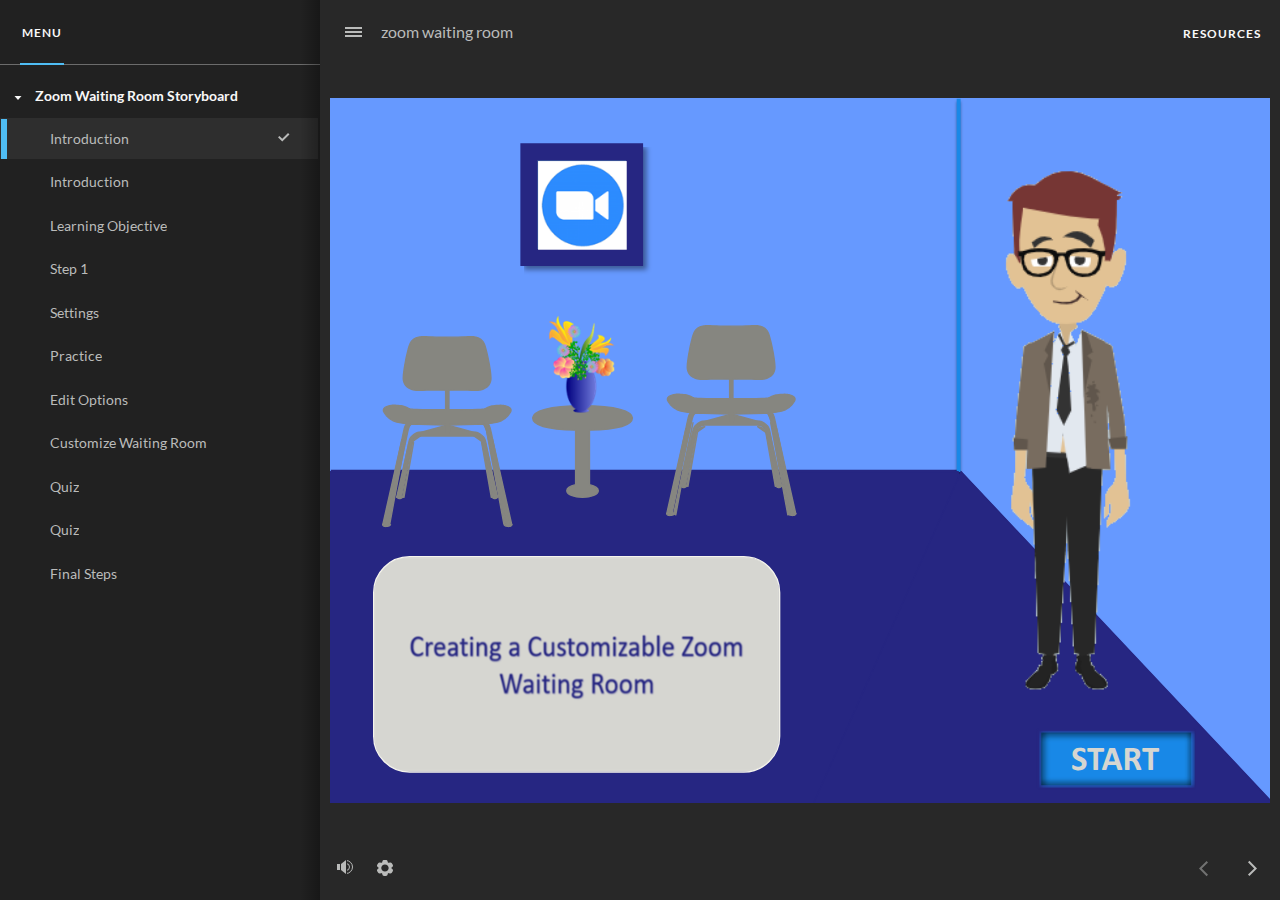
<file: index.html>
<!doctype html>
<html lang="en-US">
<head>
  <meta charset="utf-8">
  <!-- Created using Storyline 360 - http://www.articulate.com  -->
  <!-- version: 3.56.26219.0 -->
  <title>zoom waiting room</title>
  <meta http-equiv="x-ua-compatible" content="IE=edge"/>
  <meta name="viewport" content="width=device-width,initial-scale=1,user-scalable=no,shrink-to-fit=no,minimal-ui"/>
  <meta name="apple-mobile-web-app-capable" content="yes"/>
  <style>
    html, body { height: 100%; padding: 0; margin: 0 }
    #app { height: 100%; width: 100%; }
  </style>
  
  <script>window.THREE = { };</script>
</head>
<body style="background: #282828" class="cs-HTML theme-unified">
  <!-- 360 -->
  <script>!function(e){var i=/iPhone/i,o=/iPod/i,n=/iPad/i,t=/(?=.*\bAndroid\b)(?=.*\bMobile\b)/i,d=/Android/i,s=/(?=.*\bAndroid\b)(?=.*\bSD4930UR\b)/i,b=/(?=.*\bAndroid\b)(?=.*\b(?:KFOT|KFTT|KFJWI|KFJWA|KFSOWI|KFTHWI|KFTHWA|KFAPWI|KFAPWA|KFARWI|KFASWI|KFSAWI|KFSAWA)\b)/i,r=/IEMobile/i,h=/(?=.*\bWindows\b)(?=.*\bARM\b)/i,a=/BlackBerry/i,l=/BB10/i,p=/Opera Mini/i,f=/(CriOS|Chrome)(?=.*\bMobile\b)/i,u=/(?=.*\bFirefox\b)(?=.*\bMobile\b)/i,c=new RegExp("(?:Nexus 7|BNTV250|Kindle Fire|Silk|GT-P1000)","i"),w=function(e,i){return e.test(i)},A=function(e){var A=e||navigator.userAgent,v=A.split("[FBAN");if(void 0!==v[1]&&(A=v[0]),this.apple={phone:w(i,A),ipod:w(o,A),tablet:!w(i,A)&&w(n,A),device:w(i,A)||w(o,A)||w(n,A)},this.amazon={phone:w(s,A),tablet:!w(s,A)&&w(b,A),device:w(s,A)||w(b,A)},this.android={phone:w(s,A)||w(t,A),tablet:!w(s,A)&&!w(t,A)&&(w(b,A)||w(d,A)),device:w(s,A)||w(b,A)||w(t,A)||w(d,A)},this.windows={phone:w(r,A),tablet:w(h,A),device:w(r,A)||w(h,A)},this.other={blackberry:w(a,A),blackberry10:w(l,A),opera:w(p,A),firefox:w(u,A),chrome:w(f,A),device:w(a,A)||w(l,A)||w(p,A)||w(u,A)||w(f,A)},this.seven_inch=w(c,A),this.any=this.apple.device||this.android.device||this.windows.device||this.other.device||this.seven_inch,this.phone=this.apple.phone||this.android.phone||this.windows.phone,this.tablet=this.apple.tablet||this.android.tablet||this.windows.tablet,"undefined"==typeof window)return this},v=function(){var e=new A;return e.Class=A,e};"undefined"!=typeof module&&module.exports&&"undefined"==typeof window?module.exports=A:"undefined"!=typeof module&&module.exports&&"undefined"!=typeof window?module.exports=v():"function"==typeof define&&define.amd?define("isMobile",[],e.isMobile=v()):e.isMobile=v()}(this);
    window.isMobile.apple.tablet = window.isMobile.apple.tablet ||
      (navigator.platform === 'MacIntel' && navigator.maxTouchPoints > 1);
    window.isMobile.apple.device = window.isMobile.apple.device || window.isMobile.apple.tablet;
    window.isMobile.tablet = window.isMobile.tablet || window.isMobile.apple.tablet;
    window.isMobile.any = window.isMobile.any || window.isMobile.apple.tablet;
  </script>

  <div id="focus-sink" tabindex="-1"></div>

  <div id="preso"></div>
  <script>
    window.DS = {};
    window.globals = {
      DATA_PATH_BASE: '',
      HAS_FRAME: true,
      HAS_SLIDE: true,

      lmsPresent: false,
      tinCanPresent: false,
      cmi5Present: false,
      aoSupport: false,
      scale: 'noscale',
      captureRc: false,
      browserSize: 'optimal',
      bgColor: '#282828',
      features: 'MultipleQuizTracking',
      themeName: 'unified',
      preloaderColor: '#FFFFFF',
      suppressAnalytics: false,
      productChannel: 'stable',
      publishSource: 'storyline',
      aid: 'aid|c5959604-f46b-4db0-97cb-efaa5988aa64',
      cid: 'e1f7cd8a-a5cc-445b-ae7a-99fe26c0374e',
      playerVersion: '3.56.26219.0',
      maxIosVideoElements: 10,

      
      parseParams: function(qs) {
        if (window.globals.parsedParams != null) {
          return window.globals.parsedParams;
        }
        qs = (qs || window.location.search.substr(1)).split('+').join(' ');
        var params = {},
            tokens,
            re = /[?&]?([^=]+)=([^&]*)/g;

        while (tokens = re.exec(qs)) {
          params[decodeURIComponent(tokens[1]).trim()] =
            decodeURIComponent(tokens[2]).trim();
        }
        window.globals.parsedParams = params;
        return params;
      }

    };

    (function() {

      var classTypes = [ 'desktop', 'mobile', 'phone', 'tablet' ];

      var addDeviceClasses = function(prefix, testObj) {
        var curr, i;
        for (i = 0; i < classTypes.length; i++) {
          curr = classTypes[i];
          if (testObj[curr]) {
            document.body.classList.add(prefix + curr);
          }
        }
      };

      var params = window.globals.parseParams(),
          isDevicePreview = params.devicepreview === '1',
          isPhoneOverride = params.deviceType === 'phone' || (isDevicePreview && params.phone == '1'),
          isTabletOverride = (params.deviceType === 'tablet' || isDevicePreview) && !isPhoneOverride,
          isMobileOverride = isPhoneOverride || isTabletOverride;

      var deviceView = {
        desktop: !window.isMobile.any && !isMobileOverride,
        mobile: window.isMobile.any || isMobileOverride,
        phone: isPhoneOverride || (window.isMobile.phone && !isTabletOverride),
        tablet: isTabletOverride || window.isMobile.tablet
      };

      window.globals.deviceView = deviceView;
      window.isMobile.desktop = !window.isMobile.any;
      window.isMobile.mobile = window.isMobile.any;

      addDeviceClasses('view-', deviceView);

    })();
  </script>
  
  <script src='story_content/user.js' type=text/javascript></script>
  <div class="slide-loader"></div>

  <script>
    var doc = document, loader = doc.body.querySelector('.slide-loader'); [ 1, 2, 3 ].forEach(function(n) { var d = doc.createElement('div'); d.style.backgroundColor = window.globals.preloaderColor; d.classList.add('mobile-loader-dot'); d.classList.add('dot' + n); loader.appendChild(d); });
  </script>

  <div class="mobile-load-title-overlay" style="display: none">
    <div class="mobile-load-title">zoom waiting room</div>
  </div>

  <div class="mobile-chrome-warning"></div>

  <script>
    
    if (window.autoSpider && window.vInterfaceObject) {
      document.querySelector('.mobile-load-title-overlay').style.display = 'none';
    }
  </script>

  

  <link rel="stylesheet" href="html5/data/css/output.min.css" data-noprefix/>
</body>
<script src="html5/lib/scripts/bootstrapper.min.js"></script>
</html>
</file>
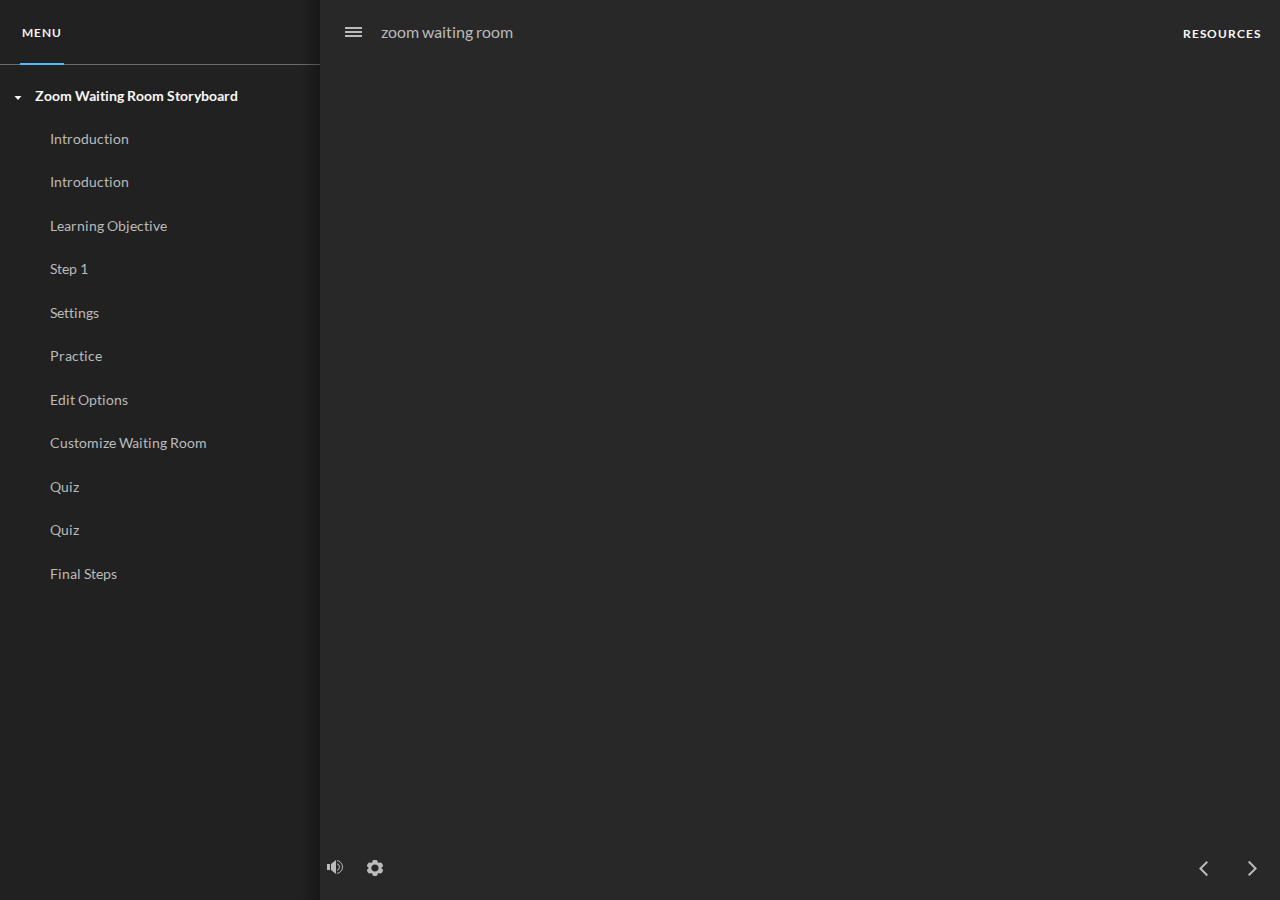
<file: index_lms.html>
<!doctype html>
<html lang="en-US">
<head>
  <meta charset="utf-8">
  <!-- Created using Storyline 360 - http://www.articulate.com  -->
  <!-- version: 3.56.26219.0 -->
  <title>zoom waiting room</title>
  <meta http-equiv="x-ua-compatible" content="IE=edge"/>
  <meta name="viewport" content="width=device-width,initial-scale=1,user-scalable=no,shrink-to-fit=no,minimal-ui"/>
  <meta name="apple-mobile-web-app-capable" content="yes"/>
  <style>
    html, body { height: 100%; padding: 0; margin: 0 }
    #app { height: 100%; width: 100%; }
  </style>
  <script src="lms/scormdriver.js" charset="utf-8"></script>
  <script>window.THREE = { };</script>
</head>
<body style="background: #282828" class="cs-HTML theme-unified">
  <!-- 360 -->
  <script>!function(e){var i=/iPhone/i,o=/iPod/i,n=/iPad/i,t=/(?=.*\bAndroid\b)(?=.*\bMobile\b)/i,d=/Android/i,s=/(?=.*\bAndroid\b)(?=.*\bSD4930UR\b)/i,b=/(?=.*\bAndroid\b)(?=.*\b(?:KFOT|KFTT|KFJWI|KFJWA|KFSOWI|KFTHWI|KFTHWA|KFAPWI|KFAPWA|KFARWI|KFASWI|KFSAWI|KFSAWA)\b)/i,r=/IEMobile/i,h=/(?=.*\bWindows\b)(?=.*\bARM\b)/i,a=/BlackBerry/i,l=/BB10/i,p=/Opera Mini/i,f=/(CriOS|Chrome)(?=.*\bMobile\b)/i,u=/(?=.*\bFirefox\b)(?=.*\bMobile\b)/i,c=new RegExp("(?:Nexus 7|BNTV250|Kindle Fire|Silk|GT-P1000)","i"),w=function(e,i){return e.test(i)},A=function(e){var A=e||navigator.userAgent,v=A.split("[FBAN");if(void 0!==v[1]&&(A=v[0]),this.apple={phone:w(i,A),ipod:w(o,A),tablet:!w(i,A)&&w(n,A),device:w(i,A)||w(o,A)||w(n,A)},this.amazon={phone:w(s,A),tablet:!w(s,A)&&w(b,A),device:w(s,A)||w(b,A)},this.android={phone:w(s,A)||w(t,A),tablet:!w(s,A)&&!w(t,A)&&(w(b,A)||w(d,A)),device:w(s,A)||w(b,A)||w(t,A)||w(d,A)},this.windows={phone:w(r,A),tablet:w(h,A),device:w(r,A)||w(h,A)},this.other={blackberry:w(a,A),blackberry10:w(l,A),opera:w(p,A),firefox:w(u,A),chrome:w(f,A),device:w(a,A)||w(l,A)||w(p,A)||w(u,A)||w(f,A)},this.seven_inch=w(c,A),this.any=this.apple.device||this.android.device||this.windows.device||this.other.device||this.seven_inch,this.phone=this.apple.phone||this.android.phone||this.windows.phone,this.tablet=this.apple.tablet||this.android.tablet||this.windows.tablet,"undefined"==typeof window)return this},v=function(){var e=new A;return e.Class=A,e};"undefined"!=typeof module&&module.exports&&"undefined"==typeof window?module.exports=A:"undefined"!=typeof module&&module.exports&&"undefined"!=typeof window?module.exports=v():"function"==typeof define&&define.amd?define("isMobile",[],e.isMobile=v()):e.isMobile=v()}(this);
    window.isMobile.apple.tablet = window.isMobile.apple.tablet ||
      (navigator.platform === 'MacIntel' && navigator.maxTouchPoints > 1);
    window.isMobile.apple.device = window.isMobile.apple.device || window.isMobile.apple.tablet;
    window.isMobile.tablet = window.isMobile.tablet || window.isMobile.apple.tablet;
    window.isMobile.any = window.isMobile.any || window.isMobile.apple.tablet;
  </script>

  <div id="focus-sink" tabindex="-1"></div>

  <div id="preso"></div>
  <script>
    window.DS = {};
    window.globals = {
      DATA_PATH_BASE: '',
      HAS_FRAME: true,
      HAS_SLIDE: true,

      lmsPresent: true,
      tinCanPresent: false,
      cmi5Present: false,
      aoSupport: false,
      scale: 'noscale',
      captureRc: false,
      browserSize: 'optimal',
      bgColor: '#282828',
      features: 'MultipleQuizTracking',
      themeName: 'unified',
      preloaderColor: '#FFFFFF',
      suppressAnalytics: false,
      productChannel: 'stable',
      publishSource: 'storyline',
      aid: 'aid|c5959604-f46b-4db0-97cb-efaa5988aa64',
      cid: 'e1f7cd8a-a5cc-445b-ae7a-99fe26c0374e',
      playerVersion: '3.56.26219.0',
      maxIosVideoElements: 10,

      
      parseParams: function(qs) {
        if (window.globals.parsedParams != null) {
          return window.globals.parsedParams;
        }
        qs = (qs || window.location.search.substr(1)).split('+').join(' ');
        var params = {},
            tokens,
            re = /[?&]?([^=]+)=([^&]*)/g;

        while (tokens = re.exec(qs)) {
          params[decodeURIComponent(tokens[1]).trim()] =
            decodeURIComponent(tokens[2]).trim();
        }
        window.globals.parsedParams = params;
        return params;
      }

    };

    (function() {

      var classTypes = [ 'desktop', 'mobile', 'phone', 'tablet' ];

      var addDeviceClasses = function(prefix, testObj) {
        var curr, i;
        for (i = 0; i < classTypes.length; i++) {
          curr = classTypes[i];
          if (testObj[curr]) {
            document.body.classList.add(prefix + curr);
          }
        }
      };

      var params = window.globals.parseParams(),
          isDevicePreview = params.devicepreview === '1',
          isPhoneOverride = params.deviceType === 'phone' || (isDevicePreview && params.phone == '1'),
          isTabletOverride = (params.deviceType === 'tablet' || isDevicePreview) && !isPhoneOverride,
          isMobileOverride = isPhoneOverride || isTabletOverride;

      var deviceView = {
        desktop: !window.isMobile.any && !isMobileOverride,
        mobile: window.isMobile.any || isMobileOverride,
        phone: isPhoneOverride || (window.isMobile.phone && !isTabletOverride),
        tablet: isTabletOverride || window.isMobile.tablet
      };

      window.globals.deviceView = deviceView;
      window.isMobile.desktop = !window.isMobile.any;
      window.isMobile.mobile = window.isMobile.any;

      addDeviceClasses('view-', deviceView);

    })();
  </script>
  
  <script src='story_content/user.js' type=text/javascript></script>
  <div class="slide-loader"></div>

  <script>
    var doc = document, loader = doc.body.querySelector('.slide-loader'); [ 1, 2, 3 ].forEach(function(n) { var d = doc.createElement('div'); d.style.backgroundColor = window.globals.preloaderColor; d.classList.add('mobile-loader-dot'); d.classList.add('dot' + n); loader.appendChild(d); });
  </script>

  <div class="mobile-load-title-overlay" style="display: none">
    <div class="mobile-load-title">zoom waiting room</div>
  </div>

  <div class="mobile-chrome-warning"></div>

  <script>
    
    if (window.autoSpider && window.vInterfaceObject) {
      document.querySelector('.mobile-load-title-overlay').style.display = 'none';
    }
  </script>

  

  <link rel="stylesheet" href="html5/data/css/output.min.css" data-noprefix/>
</body>
<script src="html5/lib/scripts/bootstrapper.min.js"></script>
</html>
</file>
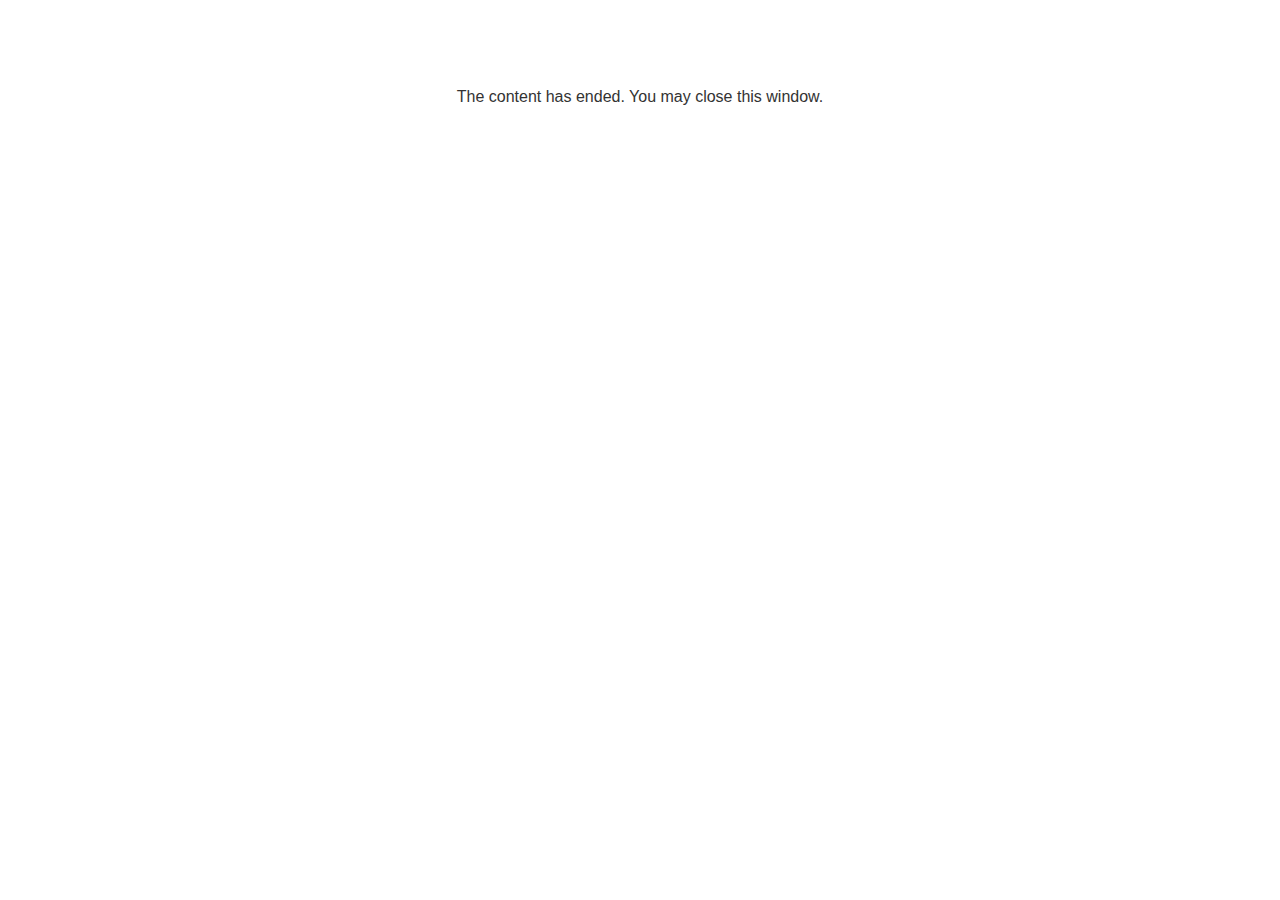
<file: lms/goodbye.html>
<!doctype html>
<html>
<body style="background-color: #ffffff;">

<p role="alert" style="color: #333333;font-family: Lato, articulate, tahoma, arial;font-size: medium;text-align: center;">
<br><br><br><br>
The content has ended. You may close this window.
</p>

</body>
</html>
</file>
